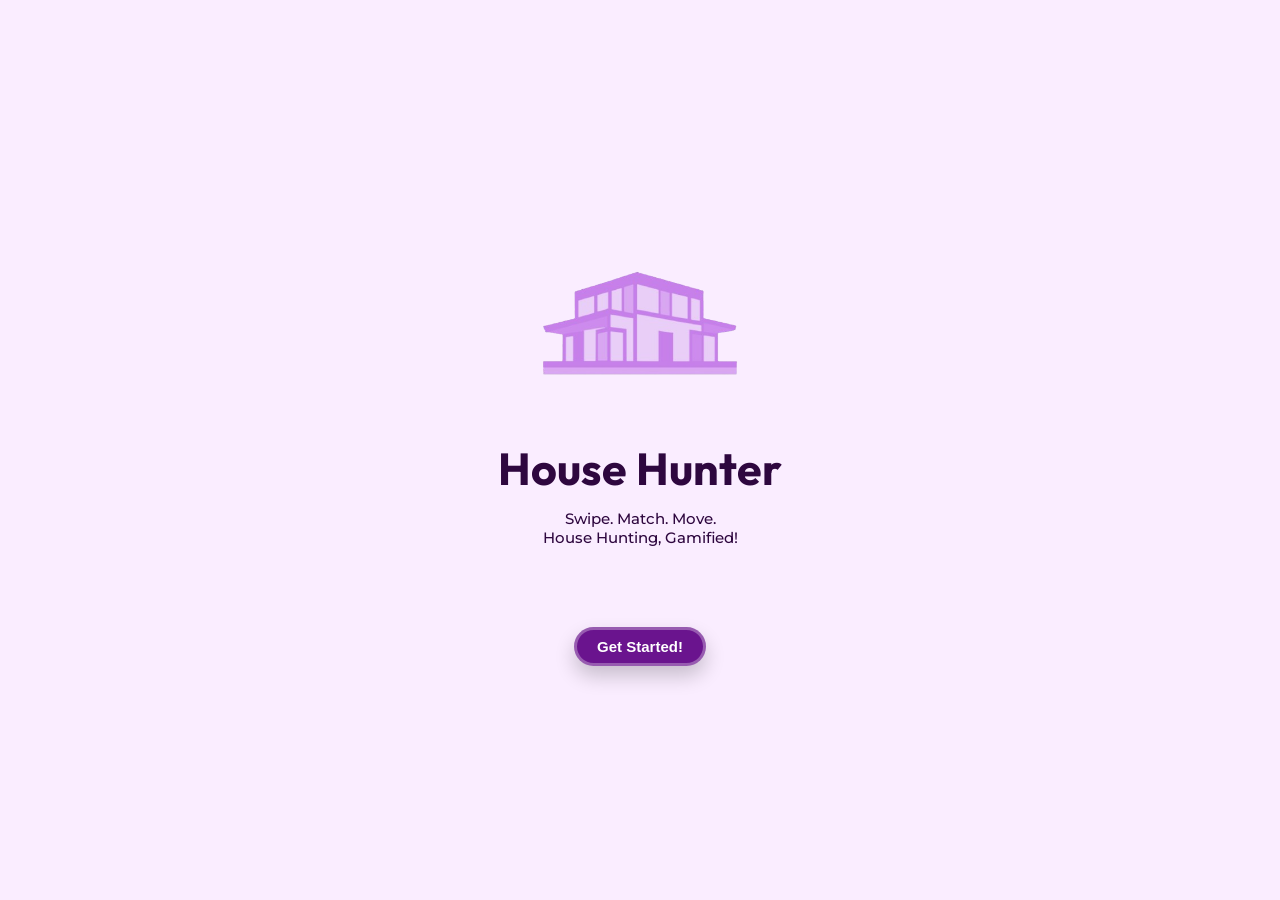
<file: index.html>
<!DOCTYPE html>
<html lang="en">
  <head>
    <meta charset="UTF-8" />
    <meta name="viewport" content="width=device-width, initial-scale=1.0" />
    <link rel="stylesheet" href="styles.css" />
    <link rel="preconnect" href="https://fonts.googleapis.com" />
    <link rel="preconnect" href="https://fonts.gstatic.com" crossorigin />
    <link
      href="https://fonts.googleapis.com/css2?family=Montserrat:ital,wght@0,100..900;1,100..900&family=Oswald:wght@200..700&family=Outfit:wght@100..900&display=swap"
      rel="stylesheet"
    />
    <link rel="preconnect" href="https://fonts.googleapis.com" />
    <link rel="preconnect" href="https://fonts.gstatic.com" crossorigin />
    <link
      href="https://fonts.googleapis.com/css2?family=Montserrat:ital,wght@0,100..900;1,100..900&family=Oswald:wght@200..700&family=Outfit:wght@100..900&display=swap"
      rel="stylesheet"
    />
    <title>House Hunter</title>
  </head>
  <body>
    <!-- Initial home page when user starts  -->
    <div id="home-content">
      <div id="logo-container">
        <div class="logo-img" style="width: 400px; height: auto">
          <img src="logo.png" alt="House Hunter logo" style="width: 100%" />
        </div>
        <h1 class="app-name">House Hunter</h1>
        <h2 class="slogan">
          Swipe. Match. Move. <br />House Hunting, Gamified!
        </h2>
      </div>
      <button class="home-cta-btn" onclick="goToNextPage()">
        Get Started!
      </button>
    </div>
    <script>
      function goToNextPage() {
        window.location.href = "survey/index.html"; // Redirect to another page
      }
    </script>
  </body>
</html>
</file>
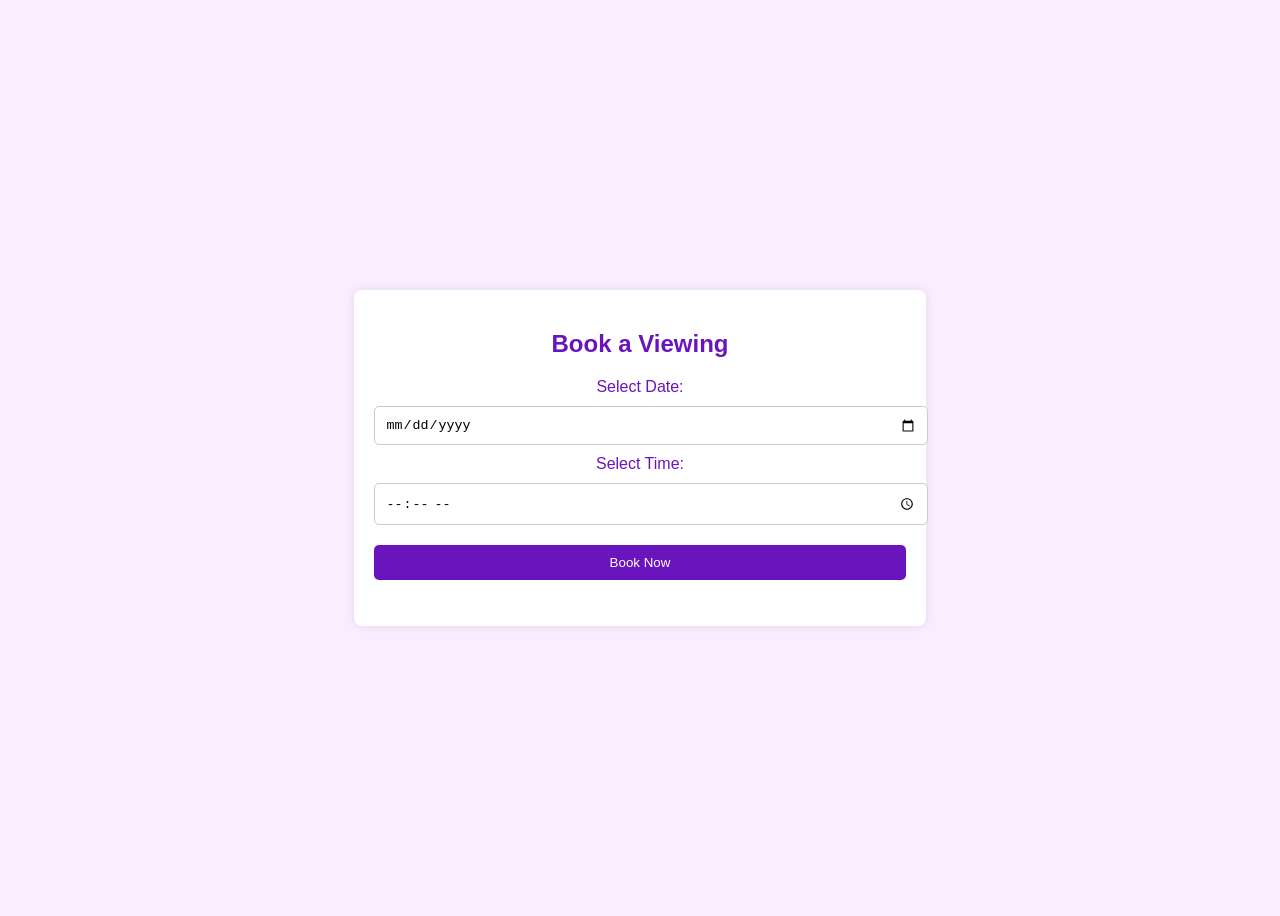
<file: booking-system/index.html>
<!-- <!-- <!DOCTYPE html>
<html lang="en">
<head>
    <meta charset="UTF-8">
    <meta name="viewport" content="width=device-width, initial-scale=1.0">
    <title>Calendar Booking System</title>
    <style>
        body {
            font-family: Arial, sans-serif;
            display: flex;
            justify-content: center;
            align-items: center;
            height: 100vh;
            background-color:#faedff;
            color: #6A14BE;
        }
        .booking-container {
            background:white;
            padding: 20px;
            border-radius: 8px;
            box-shadow: 0 0 10px rgba(0, 0, 0, 0.1);
            text-align: center;
        }
        input, button {
            margin: 10px 0;
            padding: 10px;
            width: 100%;
            border-radius: 5px;
            border: 1px solid #ccc;
        }
        button {
            background-color: #6A14BE;
            color: white;
            cursor: pointer;
            border: none;
        }
        button:hover {
            background-color: #6A14BE;
            opacity: 0.5; 
        }

        .popup {
    display: none;
    position: fixed;
    top: 0;
    left: 0;
    width: 100%;
    height: 100%;
    background: rgba(0, 0, 0, 0.5);
    display: flex;
    justify-content: center;
    align-items: center;
}

.popup-content {
    display: none;
    background: white;
    padding: 20px;
    border-radius: 10px;
    text-align: center;
    box-shadow: 0px 0px 10px rgba(0, 0, 0, 0.3);
}

.popup-content button {
    background-color:#6A14BE;
    color: white;
    border: none;
    padding: 10px 20px;
    cursor: pointer;
    margin-top: 10px;
    border-radius: 5px;
}

    </style>
    
    <script>
        function bookAppointment() {
            const date = document.getElementById("date").value;
            const time = document.getElementById("time").value;

            if (!date || !time) {
                document.getElementById("message").textContent = "Please select a date and time!";

                return;
            }else{
                document.getElementById("popup-message").textContent = message;
                document.getElementById("popup").style.display = "flex";
            }

            const bookingData = { date, time };

            fetch('/book', {
                method: "POST",
                headers: { "Content-Type": "application/json" },
                body: JSON.stringify(bookingData)
            })
            .then(response => response.json())
            .then(data => {
                document.getElementById("message").textContent = data.message;
            })
            .catch(error => {
                console.error("Error:", error);
            });
            
            

            function closePopup() {
                document.getElementById("popup").style.display = "none";  // Hide the modal
                }   
        }
    </script>
</head>
<body>

    <div class="booking-container">
        <h2>Book a viewing</h2>
        <label for="date">Select Date:</label>
        <input type="date" id="date">
        
        <label for="time">Select Time:</label>
        <input type="time" id="time">

        <button onclick="bookAppointment()">Book Now</button>
        
        <p id="message"></p>

        <div id="popup" class="popup">
            <div class="popup-content">
                <p id="popup-message"> We have booked your viewing successfully! 🎉</p>
                <button onclick="closePopup()">OK</button>
            </div>
        </div>
        
    </div>

    

</body>
</html> -->
<!DOCTYPE html>
<html lang="en">
  <head>
    <meta charset="UTF-8" />
    <meta name="viewport" content="width=device-width, initial-scale=1.0" />
    <title>Calendar Booking System</title>
    <style>
      body {
        font-family: Arial, sans-serif;
        display: flex;
        justify-content: center;
        align-items: center;
        height: 100vh;
        background-color: #faedff;
        color: #6a14be;
      }

      .booking-container {
        background: white;
        padding: 20px;
        border-radius: 8px;
        box-shadow: 0 0 10px rgba(0, 0, 0, 0.1);
        text-align: center;
      }

      input,
      button {
        margin: 10px 0;
        padding: 10px;
        width: 100%;
        border-radius: 5px;
        border: 1px solid #ccc;
      }

      button {
        background-color: #6a14be;
        color: white;
        cursor: pointer;
        border: none;
      }

      button:hover {
        background-color: #6a14be;
        opacity: 0.5;
      }

      /* Popup Styling */
      .popup {
        display: none;
        position: fixed;
        top: 0;
        left: 0;
        width: 100%;
        height: 100%;
        background: rgba(0, 0, 0, 0.5);
        justify-content: center;
        align-items: center;
      }

      .popup-content {
        display: block; /* ✅ FIX: Ensure popup content is visible */
        background: white;
        padding: 20px;
        border-radius: 10px;
        text-align: center;
        box-shadow: 0px 0px 10px rgba(0, 0, 0, 0.3);
      }

      .popup-content button {
        background-color: #6a14be;
        color: white;
        border: none;
        padding: 10px 20px;
        cursor: pointer;
        margin-top: 10px;
        border-radius: 5px;
      }
    </style>

    <script>
      function bookAppointment() {
        const date = document.getElementById("date").value;
        const time = document.getElementById("time").value;

        if (!date || !time) {
          document.getElementById("message").textContent =
            "⚠️ Please select a date and time!";
          return;
        }

        document.getElementById("popup-message").textContent =
          "Your booking for " + date + " at " + time + " is confirmed!🎉";
        document.getElementById("popup").style.display = "flex"; // Show the popup

        // Simulate sending data to server
        const bookingData = { date, time };

        fetch("/book", {
          method: "POST",
          headers: { "Content-Type": "application/json" },
          body: JSON.stringify(bookingData),
        })
          .then((response) => response.json())
          .then((data) => {
            document.getElementById("message").textContent = data.message;
          })
          .catch((error) => {
            console.error("Error:", error);
          });
      }

      function closePopup() {
        document.getElementById("popup").style.display = "none";
        window.location.href = "../Dashboard/Dashboard.html";
      }
    </script>
  </head>
  <body>
    <div class="booking-container">
      <h2>Book a Viewing</h2>
      <label for="date">Select Date:</label>
      <input type="date" id="date" />

      <label for="time">Select Time:</label>
      <input type="time" id="time" />

      <button onclick="bookAppointment()">Book Now</button>

      <p id="message"></p>

      <div id="popup" class="popup">
        <div class="popup-content">
          <p id="popup-message">We have booked your viewing successfully! 🎉</p>
          <button onclick="closePopup()">OK</button>
        </div>
      </div>
    </div>
  </body>
</html>
</file>
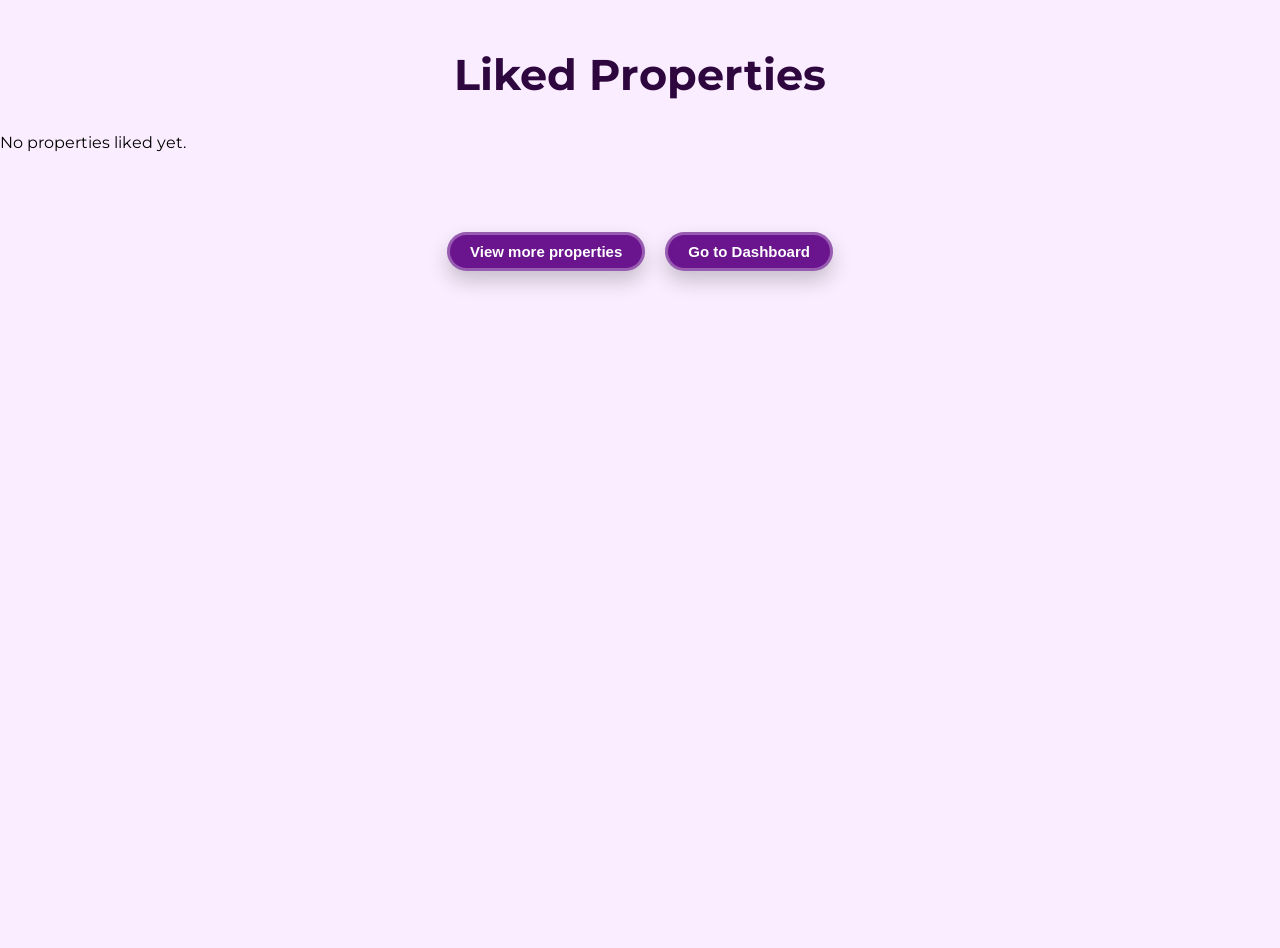
<file: liked-properties/index.html>
<!DOCTYPE html>
<html lang="en">
  <head>
    <meta charset="UTF-8" />
    <meta name="viewport" content="width=device-width, initial-scale=1.0" />
    <link rel="stylesheet" href="../styles.css" />
    <link
      href="https://fonts.googleapis.com/css2?family=Montserrat:ital,wght@0,100..900;1,100..900&family=Oswald:wght@200..700&family=Outfit:wght@100..900&display=swap"
      rel="stylesheet"
    />
    <link rel="preconnect" href="https://fonts.googleapis.com" />
    <link rel="preconnect" href="https://fonts.gstatic.com" crossorigin />
    <link
      href="https://fonts.googleapis.com/css2?family=Montserrat:ital,wght@0,100..900;1,100..900&family=Oswald:wght@200..700&family=Outfit:wght@100..900&display=swap"
      rel="stylesheet"
    />
    <title>Liked Homes - Next Steps</title>
  </head>
  <body>
    <h1 class="liked-properties-h1">Liked Properties</h1>
    <div id="liked-properties-container"></div>

    <div class="btn-container swiper-nav">
      <button class="swiper-nav-btn" onclick="toSwiperPage()">
        View more properties
      </button>
      <button
        class="swiper-nav-btn swiper-dashboard-btn"
        onclick="window.location.href='../Dashboard/Dashboard.html'"
      >
        Go to Dashboard
      </button>
    </div>
    <script>
      function toSwiperPage() {
        window.location.href = "../swipe-properties/index.html";
      }
      function toDashboard() {
        window.location.href = "../Dashboard/Dashboard.html";
      }

      document.addEventListener("DOMContentLoaded", () => {
        const container = document.getElementById("liked-properties-container");

        // Retrieve liked properties from localStorage
        let likedProperties =
          JSON.parse(localStorage.getItem("likedProperties")) || [];

        if (likedProperties.length === 0) {
          container.innerHTML = "<p>No properties liked yet.</p>";
          return;
        }

        likedProperties.forEach((imgSrc) => {
          const card = document.createElement("div");
          card.classList.add("property-card");

          const img = document.createElement("img");
          img.src = imgSrc;
          img.alt = "Liked Property";

          const buttonContainer = document.createElement("div");
          buttonContainer.classList.add("card-buttons");

          const chatButton = document.createElement("button");
          chatButton.classList.add("chat-btn");
          chatButton.innerText = "Chat";
          chatButton.addEventListener("click", () => {
            window.location.href = "../chat/chat.html";
          });

          const bookButton = document.createElement("button");
          bookButton.classList.add("book-btn");
          bookButton.innerText = "Book Visit";
          bookButton.addEventListener("click", () => {
            window.location.href = "../booking-system/index.html";
          });

          buttonContainer.appendChild(chatButton);
          buttonContainer.appendChild(bookButton);

          card.appendChild(img);
          card.appendChild(buttonContainer);
          container.appendChild(card);
        });
      });
    </script>
  </body>
</html>
</file>
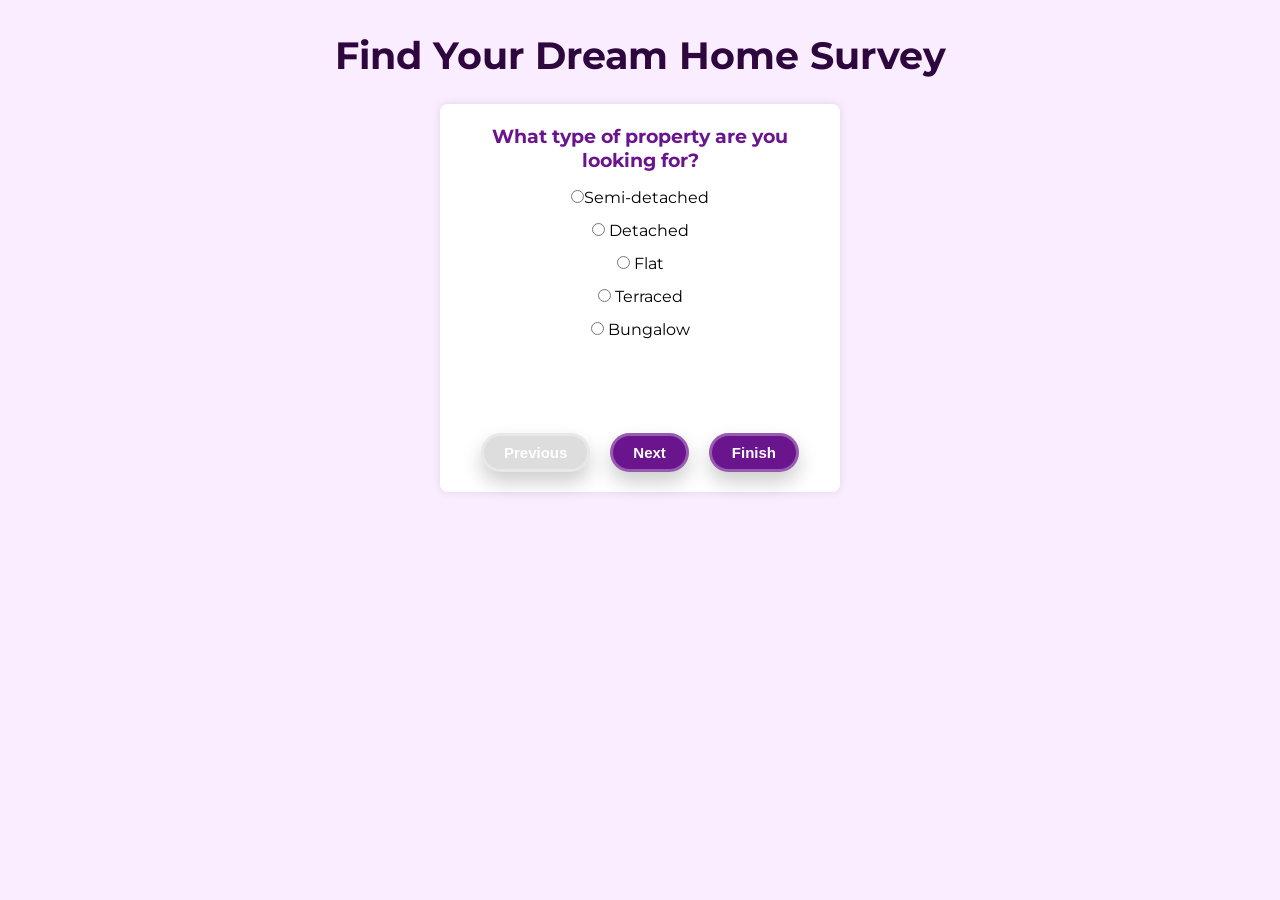
<file: survey/index.html>
<!DOCTYPE html>
<html lang="en">
  <head>
    <meta charset="UTF-8" />
    <meta name="viewport" content="width=device-width, initial-scale=1.0" />
    <title>Find Your Dream Home - Survey</title>
    <link rel="stylesheet" href="../styles.css" />
    <link
      href="https://fonts.googleapis.com/css2?family=Montserrat:ital,wght@0,100..900;1,100..900&family=Oswald:wght@200..700&family=Outfit:wght@100..900&display=swap"
      rel="stylesheet"
    />
    <link rel="preconnect" href="https://fonts.googleapis.com" />
    <link rel="preconnect" href="https://fonts.gstatic.com" crossorigin />
    <link
      href="https://fonts.googleapis.com/css2?family=Montserrat:ital,wght@0,100..900;1,100..900&family=Oswald:wght@200..700&family=Outfit:wght@100..900&display=swap"
      rel="stylesheet"
    />
  </head>
  <body>
    <div class="page-content">
      <h1 class="survey-title">Find Your Dream Home Survey</h1>
      <div class="survey-container">
        <div class="question" id="question1">
          <p>What type of property are you looking for?</p>
          <input
            type="radio"
            name="property-type"
            value="semi-detached"
          />Semi-detached<br />
          <input type="radio" name="property-type" value="detached" />
          Detached<br />
          <input type="radio" name="property-type" value="flat" /> Flat<br />
          <input type="radio" name="property-type" value="terraced" />
          Terraced<br />
          <input type="radio" name="property-type" value="bungalow" />
          Bungalow<br />
        </div>

        <div class="question" id="question2">
          <p>What is your budget price?</p>
          <input type="radio" name="price" value="-100000" />
          Below £100,000<br />
          <input type="radio" name="price" value="200000" />
          £100,000-£200,000<br />
          <input type="radio" name="price" value="300000" />
          £200,000-£300,000<br />
          <input type="radio" name="budget-range" value="500000" />
          £300,000-£500,000<br />
          <input type="radio" name="budget-range" value="750000" />
          £500,000-£750,000<br />
          <input type="radio" name="budget-range" value="750000+" />
          £750,000+<br />
        </div>

        <div class="question" id="question3">
          <p>Must-haves (optional)</p>
          <input type="checkbox" name="must-have" value="garden" /> Garden<br />
          <input type="checkbox" name="must-have" value="parking/garage" />
          Parking/garage<br />
          <input type="checkbox" name="must-have" value="balcony/terrace" />
          Balcony/terrace<br />
          <input type="checkbox" name="must-have" value="any" />
          Any<br />
        </div>

        <div class="question" id="question4">
          <p>How many bedrooms?</p>
          <input type="radio" name="bedrooms" value="1" /> 1<br />
          <input type="radio" name="bedrooms" value="2" /> 2<br />
          <input type="radio" name="bedrooms" value="3" />3<br />
          <input type="radio" name="bedrooms" value="4" /> 4<br />
          <input type="radio" name="bedrooms" value="5+" /> 5+<br />
        </div>

        <div class="question" id="question4">
          <p>How many bathrooms?</p>
          <input type="radio" name="bathrooms" value="1" /> 1<br />
          <input type="radio" name="bathrooms" value="2" /> 2<br />
          <input type="radio" name="bathrooms" value="3" />3+<br />
        </div>
        <div class="btn-container">
          <button class="survey-btn" id="prevBtn" onclick="move(-1)">
            Previous
          </button>
          <button class="survey-btn" id="nextBtn" onclick="move(1)">
            Next
          </button>
          <button class="survey-btn" id="finishBtn" onclick="finishSurvey()">
            Finish
          </button>
        </div>

        <script>
          let currentQuestion = 0;
          const questions = document.querySelectorAll(".question");

          function showQuestion(index) {
            // Hide all questions
            questions.forEach((question, i) => {
              question.style.display = i === index ? "block" : "none";
            });

            // Enable or disable buttons
            document.getElementById("prevBtn").disabled = index === 0;
            document.getElementById("nextBtn").disabled =
              index === questions.length - 1;
          }

          function move(direction) {
            currentQuestion += direction;
            showQuestion(currentQuestion);
          }

          function finishSurvey() {
            alert(
              "Survey Completed! Thank you for your responses. Loading properties..."
            );
            // You can add logic here to submit the survey or process the answers.

            window.location.href = "../swipe-properties/index.html";
          }
          // Initial setup
          showQuestion(currentQuestion);
        </script>
      </div>
    </div>
  </body>
</html>
</file>
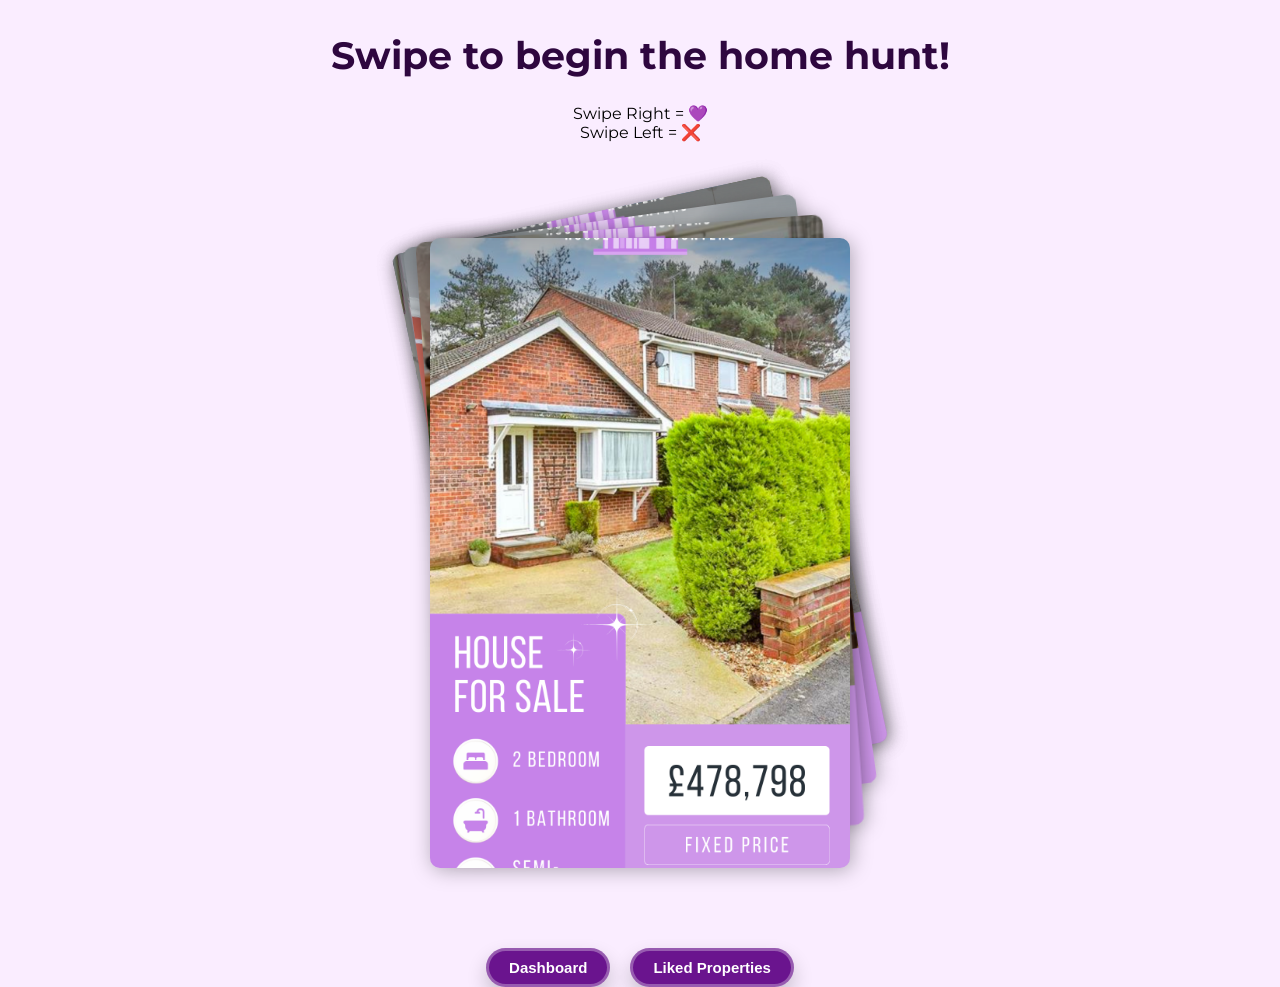
<file: swipe-properties/index.html>
<!DOCTYPE html>
<html lang="en">
  <head>
    <meta charset="UTF-8" />
    <meta name="viewport" content="width=device-width, initial-scale=1.0" />
    <link rel="stylesheet" href="../styles.css" />
    <link
      href="https://fonts.googleapis.com/css2?family=Montserrat:ital,wght@0,100..900;1,100..900&family=Oswald:wght@200..700&family=Outfit:wght@100..900&display=swap"
      rel="stylesheet"
    />
    <link rel="preconnect" href="https://fonts.googleapis.com" />
    <link rel="preconnect" href="https://fonts.gstatic.com" crossorigin />
    <link
      href="https://fonts.googleapis.com/css2?family=Montserrat:ital,wght@0,100..900;1,100..900&family=Oswald:wght@200..700&family=Outfit:wght@100..900&display=swap"
      rel="stylesheet"
    />
    <title>Swipe to Find Your Dream Home</title>
  </head>
  <body>
    <h1 class="swiper-title">Swipe to begin the home hunt!</h1>
    <div class="swiper-instructions">
      <p>Swipe Right = 💜</p>
      <p>Swipe Left = ❌</p>
    </div>
    <div id="swiper">
      <div class="card" style="--i: 0">
        <img src="1.png" alt="" />
      </div>
      <div class="card" style="--i: 1">
        <img src="2.png" alt="" />
      </div>
      <div class="card" style="--i: 2">
        <img src="3.png" alt="" />
      </div>
      <div class="card" style="--i: 3">
        <img src="4.png" alt="" />
      </div>
      <div class="card" style="--i: 3">
        <img src="5.png" alt="" />
      </div>
    </div>
    <div class="btn-container swiper-nav">
      <button
        class="swiper-nav-btn swiper-dashboard-btn"
        onclick="toDashboard()"
      >
        Dashboard
      </button>
      <button
        class="swiper-nav-btn swiper-liked-btn"
        onclick="toLikedProperties()"
      >
        Liked Properties
      </button>
    </div>

    <script>
      function toDashboard() {
        window.location.href = "../Dashboard/Dashboard.html";
      }

      function toLikedProperties() {
        window.location.href = "../liked-properties/index.html";
      }

      // swiper card logic
      document.addEventListener("DOMContentLoaded", () => {
        const swiper = document.getElementById("swiper");
        const cards = document.querySelectorAll(".card");
        let swipedRight = []; // Stores liked properties
        let swipedLeft = []; // Stores disliked properties
        let startX = 0;
        let currentCard = null;

        function handleTouchStart(e) {
          startX = e.touches[0].clientX;
          currentCard = e.currentTarget;
        }

        function handleTouchMove(e) {
          if (!currentCard) return;
          let moveX = e.touches[0].clientX - startX;
          currentCard.style.transform = `translateX(${moveX}px) rotate(${
            moveX / 10
          }deg)`;
        }

        function handleTouchEnd(e) {
          if (!currentCard) return;
          let moveX = e.changedTouches[0].clientX - startX;

          if (moveX > 100) {
            // Swiped Right (Liked)
            swipedRight.push(currentCard.querySelector("img").src);
            localStorage.setItem(
              "likedProperties",
              JSON.stringify(swipedRight)
            ); // ✅ Store in localStorage
            swipeCard("right");
            console.log(swipedRight);
          } else if (moveX < -100) {
            // Swiped Left (Disliked)
            swipedLeft.push(currentCard.querySelector("img").src);
            swipeCard("left");
          } else {
            // Reset position if no significant swipe
            currentCard.style.transition = "transform 0.3s";
            currentCard.style.transform = "translateX(0) rotate(0)";
            setTimeout(() => {
              currentCard.style.transition = "";
            }, 300);
          }
        }

        function swipeCard(direction) {
          if (!currentCard) return;

          currentCard.style.transition = "transform 0.5s, opacity 0.5s";
          currentCard.style.transform = `translateX(${
            direction === "right" ? "100vw" : "-100vw"
          }) rotate(${direction === "right" ? "30deg" : "-30deg"})`;
          currentCard.style.opacity = "0";

          setTimeout(() => {
            currentCard.remove();
            updateCardStack();
          }, 500);
        }

        function updateCardStack() {
          const remainingCards = document.querySelectorAll(".card");
          remainingCards.forEach((card, index) => {
            card.style.setProperty("--i", index);
          });
        }

        // Attach event listeners to each card
        cards.forEach((card) => {
          card.addEventListener("touchstart", handleTouchStart);
          card.addEventListener("touchmove", handleTouchMove);
          card.addEventListener("touchend", handleTouchEnd);
        });

        // Navigation to Liked Properties Page
        function toLikedProperties() {
          localStorage.setItem("likedProperties", JSON.stringify(swipedRight));
          window.location.href = "../liked-properties/index.html";
        }
      });
    </script>
  </body>
</html>
</file>
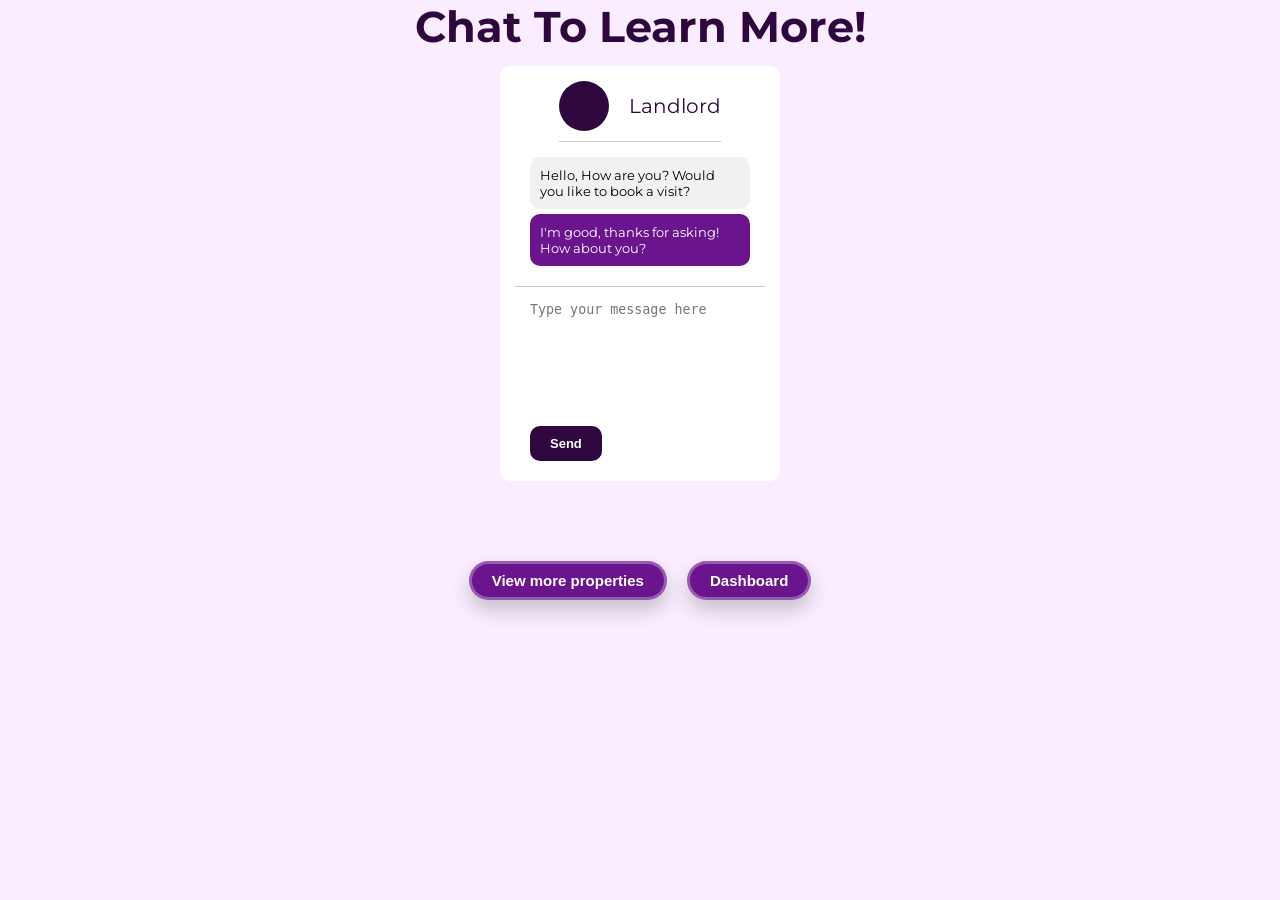
<file: chat/chat.html>
<!DOCTYPE html>
<html lang="en">
  <head>
    <meta charset="UTF-8" />
    <meta name="viewport" content="width=device-width, initial-scale=1.0" />
    <link rel="stylesheet" href="../styles.css" />
    <link
      href="https://fonts.googleapis.com/css2?family=Montserrat:ital,wght@0,100..900;1,100..900&family=Oswald:wght@200..700&family=Outfit:wght@100..900&display=swap"
      rel="stylesheet"
    />
    <link rel="preconnect" href="https://fonts.googleapis.com" />
    <link rel="preconnect" href="https://fonts.gstatic.com" crossorigin />
    <link
      href="https://fonts.googleapis.com/css2?family=Montserrat:ital,wght@0,100..900;1,100..900&family=Oswald:wght@200..700&family=Outfit:wght@100..900&display=swap"
      rel="stylesheet"
    />
    <title>Chat With The Landlord</title>
  </head>
  <body>
    <h1>Chat To Learn More!</h1>
    <div class="card-container">
      <div class="card-header">
        <div class="img-avatar"></div>
        <div class="text-chat">Landlord</div>
      </div>
      <div class="card-body">
        <div class="messages-container">
          <div class="message-box left">
            <p>Hello, How are you? Would you like to book a visit?</p>
          </div>
          <div class="message-box right">
            <p>I'm good, thanks for asking! How about you?</p>
          </div>
        </div>
        <div class="message-input">
          <form>
            <textarea
              placeholder="Type your message here"
              class="message-send"
            ></textarea>
            <button type="submit" class="button-send">Send</button>
          </form>
        </div>
      </div>
    </div>
    <div class="btn-container swiper-nav">
      <button class="swiper-nav-btn" onclick="toSwiperPage()">
        View more properties
      </button>
      <button
        class="swiper-nav-btn swiper-dashboard-btn"
        onclick="toDashboard()"
      >
        Dashboard
      </button>
    </div>
    <script>
      function toSwiperPage() {
        window.location.href = "../swipe-properties/index.html";
      }

      function toDashboard() {
        window.location.href = "../Dashboard/Dashboard.html";
      }
    </script>
  </body>
</html>
</file>
<file: styles.css>
* {
  margin: 0;
  padding: 0;
  box-sizing: border-box;
  /* border: 1px solid red; */
}

img {
  max-width: 100%;
}

body {
  margin: 0;
  height: 100vh;
  /* display: flex;
  justify-content: center;
  align-items: center; */
  background-color: #faedff;
  font-family: Montserrat;
}

.page-content {
  display: flex;
  flex-direction: column;
  align-items: center;
  justify-content: center;
}

/* HOME SECTION */
.app-name {
  font-size: 2.8rem;
}

#home-content {
  display: flex;
  justify-content: center;
  align-items: center;
  flex-direction: column;
  font-family: Outfit;
  height: 100vh;
}

#logo-container {
  margin: 0 auto;
  text-align: center;
  display: flex;
  flex-direction: column;
  align-items: center;
  color: #2e073f;
  align-self: center;
}

h1 {
  /* margin-top: 2rem; */
  margin-bottom: 0.8rem;
  font-size: 2.7rem;
  color: #2e073f;
  text-align: center;
}

.slogan {
  font-family: Montserrat;
  font-size: 0.95rem;
  font-weight: 500;
}

button {
  margin-top: 5rem;
  font-size: 1.5rem;
}

.home-cta-btn {
  position: relative;
  transition: all 0.3s ease-in-out;
  box-shadow: 0px 10px 20px rgba(0, 0, 0, 0.2);
  padding-block: 0.5rem;
  padding-inline: 1.25rem;
  background-color: #6a148e;
  border-radius: 9999px;
  display: flex;
  align-items: center;
  justify-content: center;
  color: #ffff;
  gap: 10px;
  font-weight: bold;
  border: 3px solid #ffffff4d;
  outline: none;
  overflow: hidden;
  font-size: 15px;
  cursor: pointer;
}

.home-cta-btn:hover {
  transform: scale(1.05);
  border-color: #fff9;
}

.home-cta-btn:hover::before {
  animation: shine 1.5s ease-out infinite;
}

.home-cta-btn::before {
  content: "";
  position: absolute;
  width: 100px;
  height: 100%;
  background-image: linear-gradient(
    120deg,
    rgba(255, 255, 255, 0) 30%,
    rgba(255, 255, 255, 0.8),
    rgba(255, 255, 255, 0) 70%
  );
  top: 0;
  left: -100px;
  opacity: 0.6;
}

@keyframes shine {
  0% {
    left: -100px;
  }

  60% {
    left: 100%;
  }

  to {
    left: 100%;
  }
}

/* SURVEY SECTION  */
.survey-container {
  width: 400px;
  padding: 20px;
  background: white;
  box-shadow: 0 0 10px rgba(0, 0, 0, 0.1);
  border-radius: 8px;
  text-align: center;
}

.question {
  display: none;
}

/* survey buttons  */
.btn-container {
  display: flex;
  flex-direction: row;
  justify-content: center;
}

.survey-btn,
.swiper-nav-btn,
.book-btn,
.chat-btn {
  transition: all 0.3s ease-in-out;
  box-shadow: 0px 10px 20px rgba(0, 0, 0, 0.2);
  padding-block: 0.5rem;
  padding-inline: 1.25rem;
  background-color: #6a148e;
  border-radius: 9999px;
  color: #ffff;
  font-weight: bold;
  border: 3px solid #ffffff4d;
  outline: none;
  overflow: hidden;
  font-size: 15px;
  cursor: pointer;
}

.survey-btn:hover,
.swiper-nav-btn:hover,
.book-btn:hover,
.chat-btn:hover {
  transform: scale(1.05);
  border-color: #fff9;
}

.survey-btn:hover::before,
.swiper-nav-btn:hover::before,
.book-btn:hover::before,
.chat-btn:hover::before {
  animation: shine 1.5s ease-out infinite;
}

.survey-btn::before,
.swiper-nav-btn::before,
.book-btn::before,
.chat-btn::before {
  content: "";
  position: absolute;
  width: 100px;
  height: 100%;
  background-image: linear-gradient(
    120deg,
    rgba(255, 255, 255, 0) 30%,
    rgba(255, 255, 255, 0.8),
    rgba(255, 255, 255, 0) 70%
  );
  top: 0;
  left: -100px;
  opacity: 0.6;
}

@keyframes shine {
  0% {
    left: -100px;
  }

  60% {
    left: 100%;
  }

  to {
    left: 100%;
  }
}

.survey-btn:disabled {
  background-color: #ddd;
  cursor: not-allowed;
}

.question p {
  font-weight: bold;
  margin-bottom: 1rem;
  font-size: 1.2rem;
  color: #6a148e;
}

input {
  margin-bottom: 18px;
}

.survey-title,
.swiper-title {
  font-size: 2.4rem;
  margin-bottom: 25px;
  margin-top: 2rem;
}

/* HOUSE SWIPER PAGE  */
.swiper-nav-btn + .swiper-nav-btn,
.survey-btn + .survey-btn {
  margin-left: 20px;
}

#swiper {
  height: 70vh;
  aspect-ratio: 2/3;
  perspective: 1000px;
  perspective-origin: center 50%;
  transform-style: preserve-3d;
  position: relative;
  margin: 0 auto;
  margin-top: 6rem;
}

.card {
  width: 100%;
  height: 100%;
  position: absolute;
  border-radius: 10px;
  overflow: hidden;
  transform: translateZ(calc(-30px * var(--i)))
    translateY(calc(-20px * var(--i))) rotate(calc(-4deg * var(--i)));
  filter: drop-shadow(2px 2px 10px rgba(0, 0, 0, 0.3));
  cursor: pointer;
  user-select: none;
}

.card img {
  width: 100%;
  height: 100%;
  object-fit: cover;
  object-position: 50% 50%;
}

.swiper-instructions {
  display: flex;
  flex-direction: column;
  align-items: center;
  justify-content: center;
}

/* LIKED PROPERTIES  */
.chat-btn {
  margin-right: 10px;
}

.chat-btn,
.book-btn {
  min-width: 6rem;
  margin-bottom: 3rem;
}
.card-buttons {
  display: flex;
  flex-direction: row;
  align-items: center;
  justify-content: center;
  margin-top: 0;
}

.liked-properties-h1 {
  margin-top: 3rem;
  margin-bottom: 2rem;
}

.property-card {
  margin: 0 auto;
  width: 200px;
}

/* CHAT PAGE  */
.card-container {
  background-color: #fff;
  border-radius: 10px;
  padding: 15px;
  margin: 20px;
  display: flex;
  flex-direction: column;
  width: 280px;
  justify-content: center;
  align-items: center;
  margin: 0 auto;
}

.card-header {
  display: flex;
  align-items: center;
  padding-bottom: 10px;
  border-bottom: 1px solid #ccc;
}

.card-header .img-avatar {
  width: 50px;
  height: 50px;
  border-radius: 50%;
  margin-right: 20px;
  background-color: #2e073f;
}

.card-header .text-chat {
  color: #2e073f;
  margin: 0;
  font-size: 20px;
}

.card-body {
  flex: 1;
  overflow-y: auto;
}

.messages-container {
  padding: 15px;
}

.message-box {
  padding: 10px;
  margin-bottom: 5px;
  border-radius: 10px;
}

.message-box.left {
  background-color: #f1f1f1;
  color: black;
  font-size: 13px;
  left: 0;
}

.message-box.right {
  background-color: #6a148e;
  color: #fff;
  font-size: 13px;
  right: 0;
}

.message-input {
  padding: 5px;
  border-top: 1px solid #ccc;
}

.message-input .message-send {
  width: 100%;
  padding: 10px;
  border: none;
  border-radius: 10px;
  resize: none;
}

.message-input .button-send {
  background-color: #2e073f;
  color: #fff;
  padding: 10px 20px;
  border: none;
  cursor: pointer;
  margin-left: 10px;
  border-radius: 10px;
  font-size: 13px;
  font-weight: bold;
}

.message-input .button-send:hover {
  background-color: #f1f1f1;
  color: #333;
}
</file>
